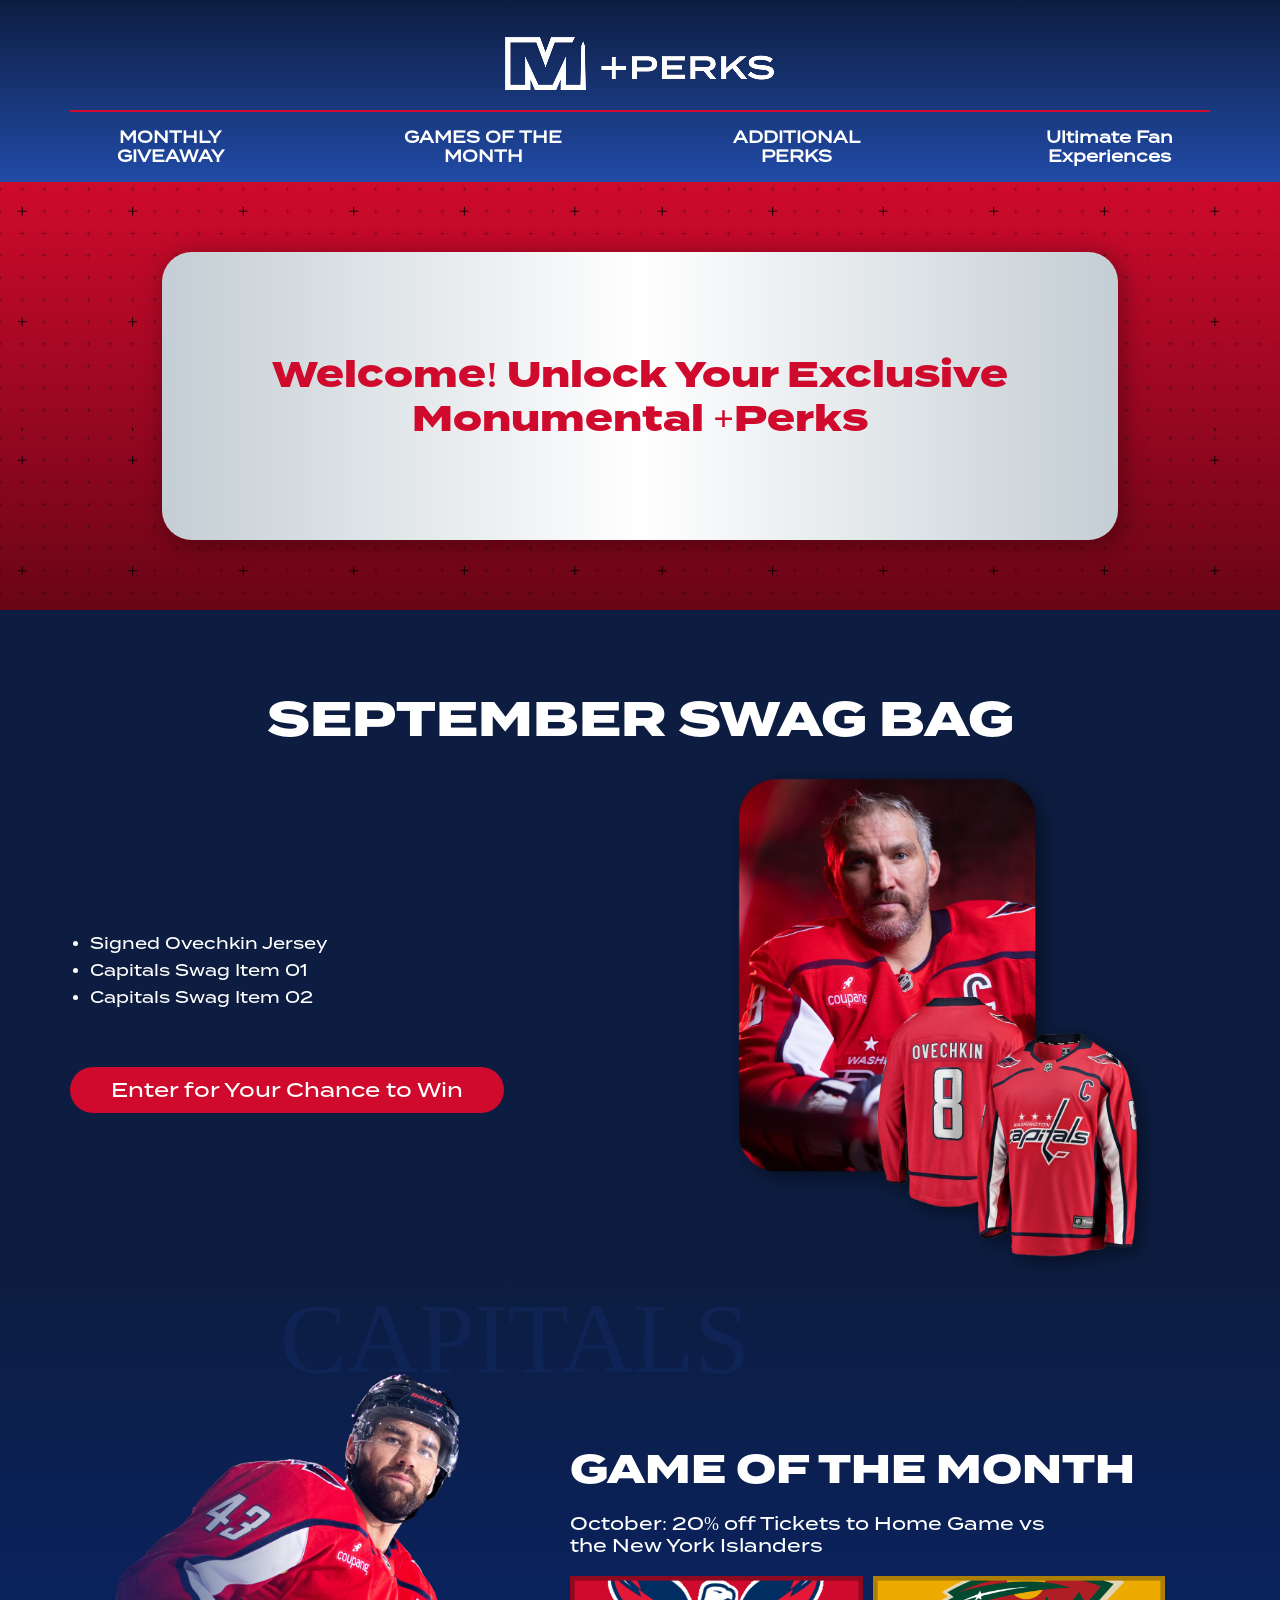
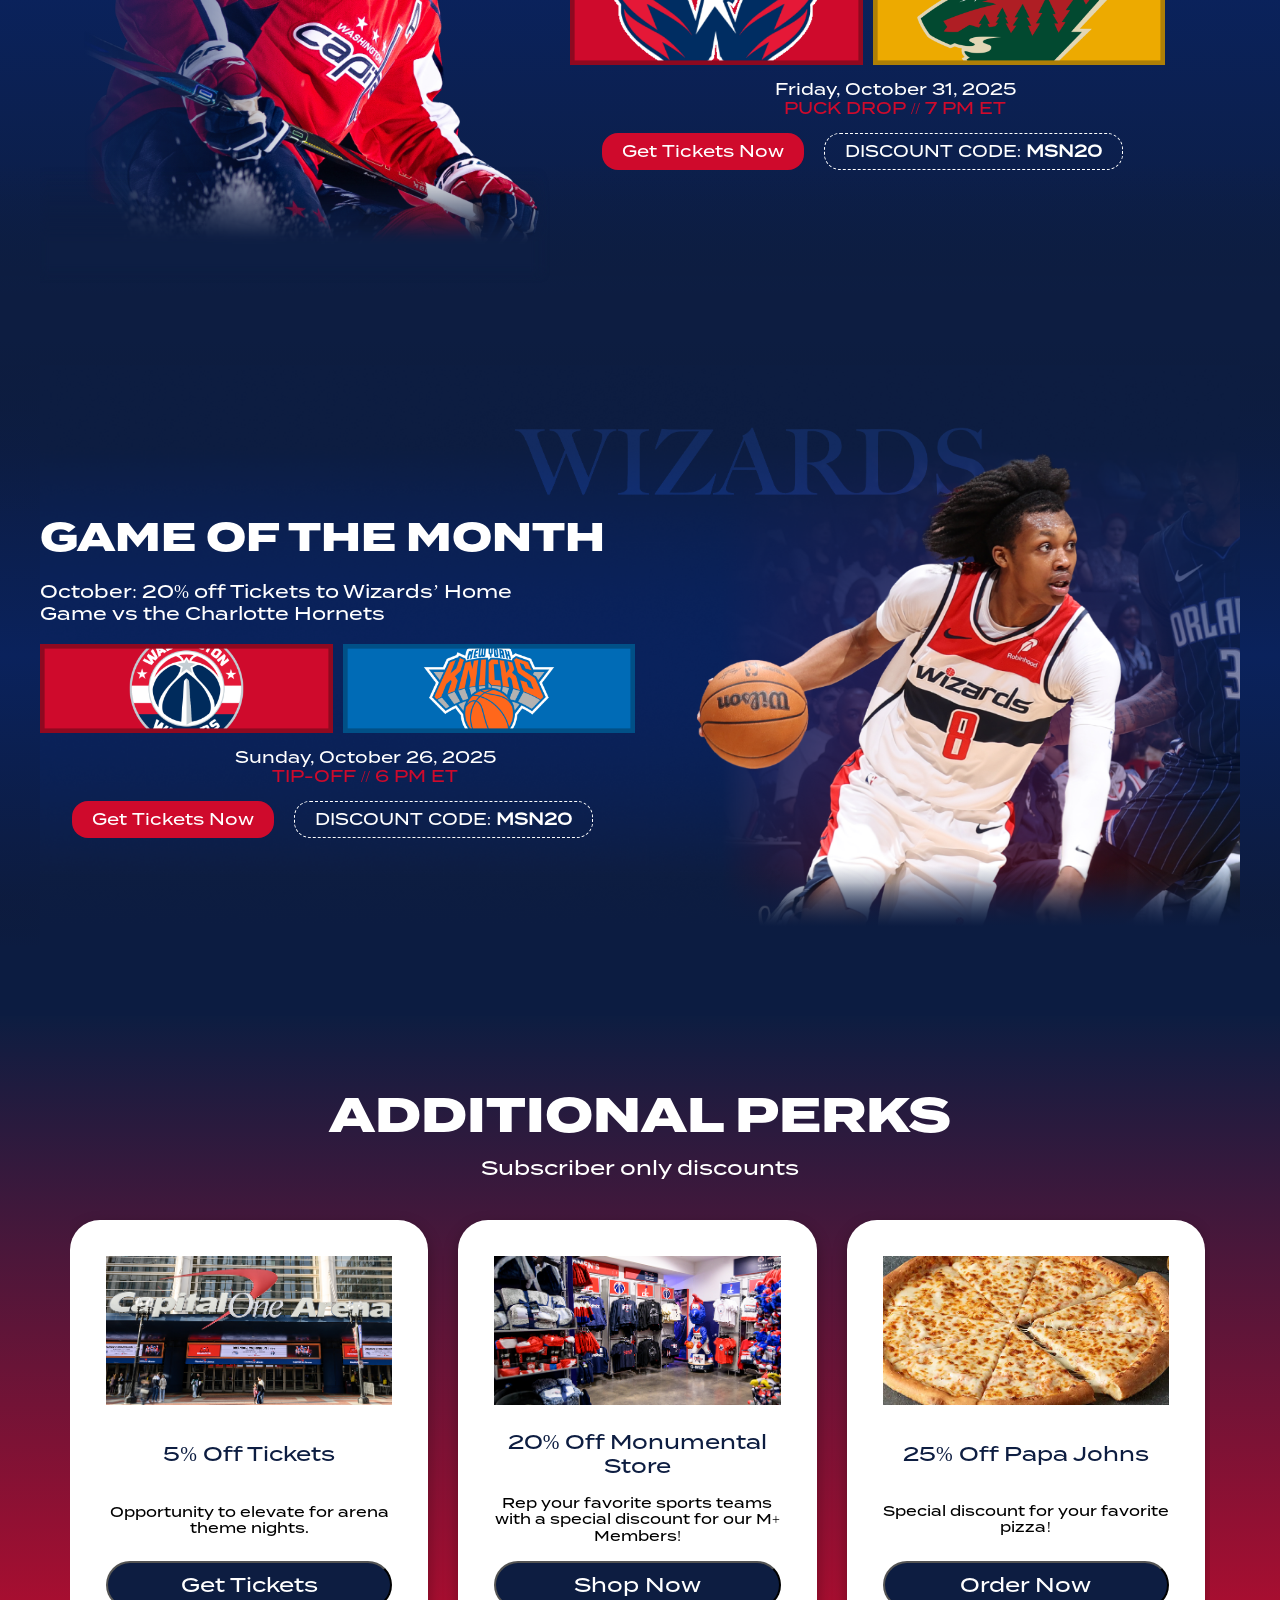
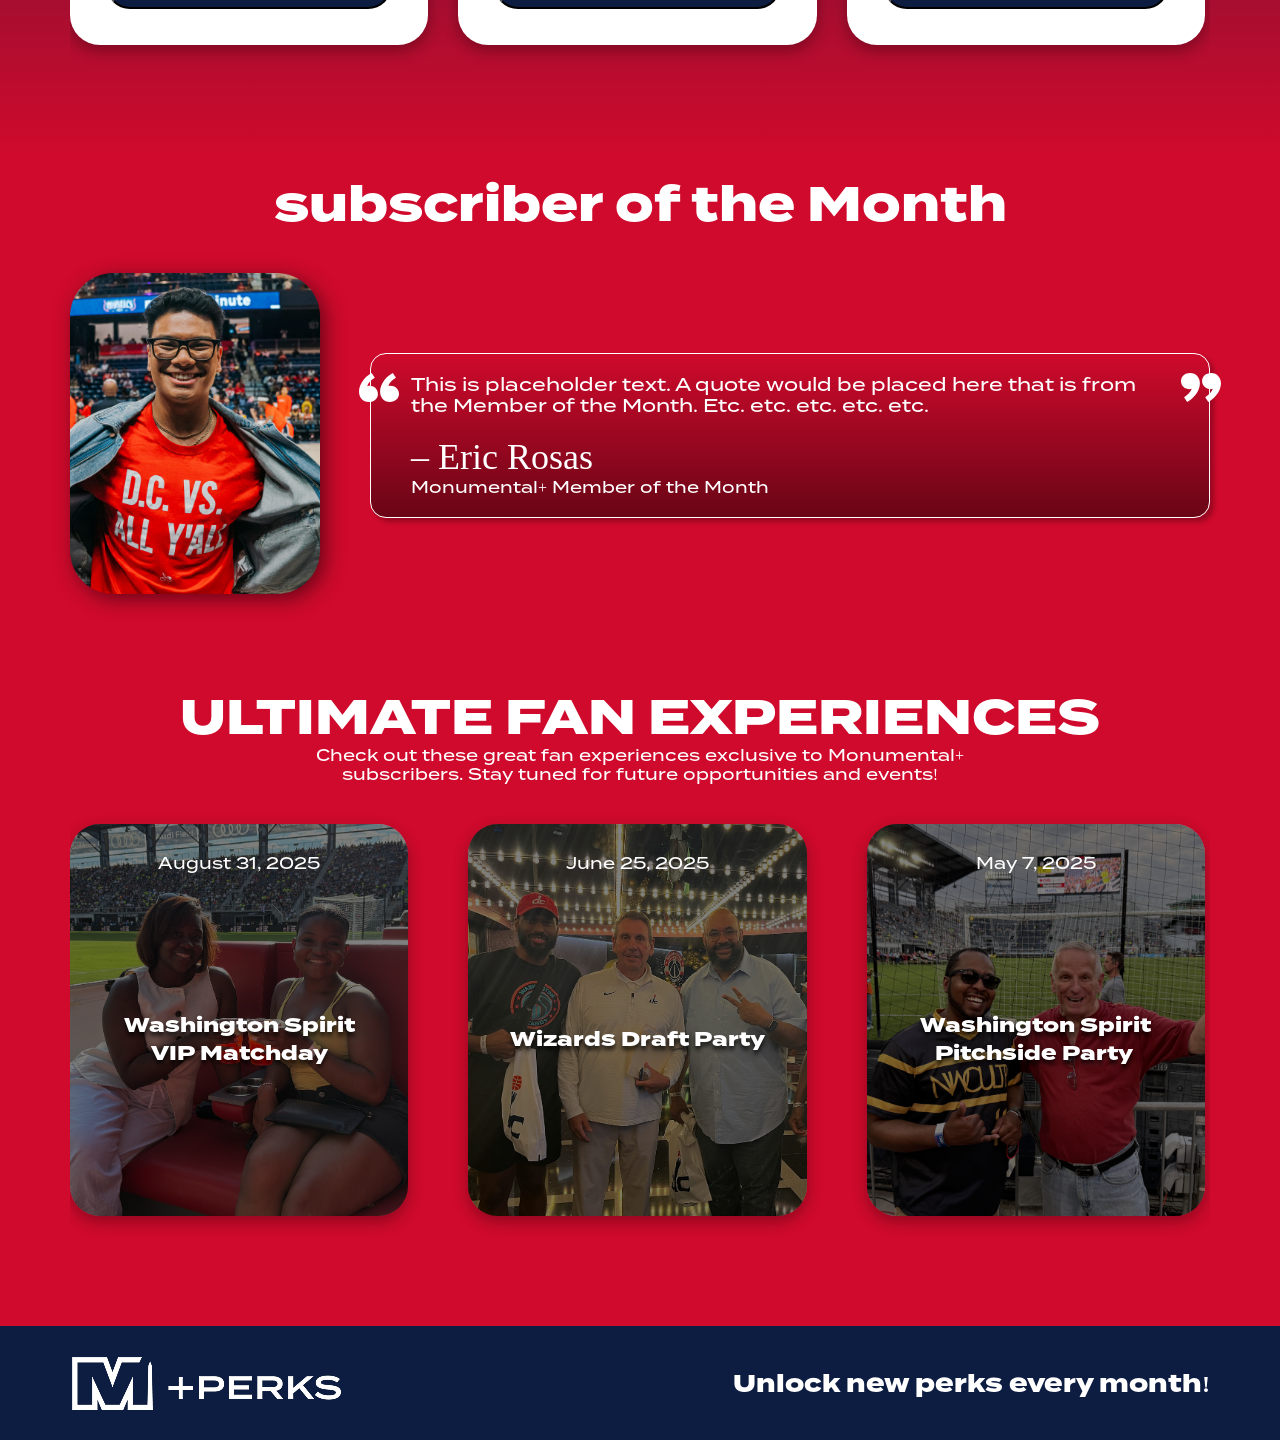
<file: index.html>
<!DOCTYPE html>
<html>
  <head>
    <!-- site meta
    ========================================================================= -->
    <meta charset="utf-8" />
    <meta name="viewport" content="width=device-width, initial-scale=1" />

    <!-- site title
    ========================================================================== -->
    <title>M +PERKS</title>

    <!-- site favicon
    ========================================================================== -->
    <link rel="icon" type="image/x-icon" href="media/favicon.ico" />

    <!-- custom style sheet
    =========================================================================== -->
    <link rel="stylesheet" type="text/css" href="css/style.css" />
  </head>
  <body>
    <!-- page Loader 
	============================================================================-->
    <div id="preloader">
      <div id="loader" class="dots-fade">
        <div></div>
        <div></div>
        <div></div>
      </div>
    </div>

    <!-- Page Content -->
    <div class="content">
      <!-- navbar
		======================================================================= -->
      <header class="navbar">
        <div class="container">
          <div class="navbar_box">
            <div class="logo">
              <img
                src="media/M+Perks-Logo.png"
                width="274"
                height="54"
                align="logo" />
            </div>

            <!-- Checkbox toggle -->
            <input type="checkbox" id="menu-toggle" class="menu-toggle" />

            <!-- Hamburger icon -->
            <label for="menu-toggle" class="menu-icon">
              <span></span>
              <span></span>
              <span></span>
            </label>

            <!-- Navigation links -->
            <nav class="menu">
              <a href="#GameAway">MONTHLY GIVEAWAY</a>
              <a href="#Game_of_month">GAMES OF THE MONTH</a>
              <a href="#additional">ADDITIONAL PERKS</a>
              <a href="#ultimate">Ultimate Fan Experiences</a>
            </nav>
          </div>
        </div>
      </header>

      <!-- banner
	    ======================================================================= -->
      <section class="banner">
        <div class="banner_container">
          <div class="banner_box">
            <h1 class=""> Welcome! Unlock Your Exclusive Monumental +Perks </h1>
          </div>
        </div>
      </section>

      <!-- SEPTEMBER SWAG BAG
	    ====================================================================== -->
      <section class="swag_bag" id="GameAway">
        <div class="container">
          <div>
            <div>
              <h2 class="heading_2"> SEPTEMBER SWAG BAG </h2>
            </div>
            <div class="swag_bag_grid">
              <div class="swag_bag_data_wrapper">
                <ul>
                  <li> Signed Ovechkin Jersey </li>
                  <li> Capitals Swag Item 01 </li>
                  <li> Capitals Swag Item 02 </li>
                </ul>
                <div class="swag_bag_btn_box">
                  <button class="btn btn_theme_danger_large">
                    Enter for Your Chance to Win
                  </button>
                </div>
              </div>
              <div class="swag_bag_img_wrapper">
                <div class="swag_bag_image_box">
                  <img
                    src="media/Ovi.webp"
                    width="1110"
                    height="1329"
                    alt="ovi image"
                    loading="lazy" />
                </div>
              </div>
            </div>
          </div>
        </div>
      </section>

      <!-- game_of_month section
	    ====================================================================== -->
      <section class="game_of_month" id="Game_of_month">
        <div class="bg">
          <div class="game_of_month_container">
            <div class="bg_linear">
              <div class="scroll-wrapper">
                <div class="scroll-container">
                  <!-- first box -->
                  <div class="scroll_box scroll_box_first">
                    <div class="game_of_month_box">
                      <div
                        class="game_of_month_box_image_box gradient-before-332">
                        <img
                          src="media/game_of_month.png"
                          width="1338"
                          height="1311"
                          alt="Game of month"
                          class="game_of_month_box_img"
                          loading="lazy" />
                      </div>
                      <div class="game_of_month_box_data_box">
                        <span class="mobile_game_of_month_heading">
                          capitals
                        </span>
                        <h2> GAME OF THE MONTH </h2>
                        <p>
                          October: 20% off Tickets to Home Game vs the New York
                          Islanders
                        </p>
                        <div class="img_griup">
                          <img
                            src="media/CAPS.png"
                            width="948"
                            height="288"
                            alt="CAPS"
                            loading="lazy" />
                          <img
                            src="media/OPPONENT.png"
                            width="948"
                            height="288"
                            alt="OPPONENT"
                            loading="lazy" />
                        </div>
                        <div>
                          <span class="dateTime">
                            Friday, October 31, 2025 <br />
                            <span> PUCK DROP // 7 PM ET</span>
                          </span>
                        </div>
                        <div class="btn_group">
                          <button class="btn btn_theme_danger_small">
                            Get Tickets Now
                          </button>
                          <button class="btn btn_theme_white_small">
                            DISCOUNT CODE: <span>MSN20</span>
                          </button>
                        </div>
                      </div>
                    </div>
                    <span class="game_of_month_box_heading"> capitals </span>
                  </div>
                  <!-- Second box -->
                  <div class="scroll_box scroll_box_second">
                    <div class="">
                      <h2 class="heading_2"> GAMES OF THE MONTH </h2>
                      <p>
                        Follow the link to a full season lineup of upcoming
                        Games of the Month!
                      </p>
                      <a
                        href="schedule.html"
                        class="btn btn_theme_danger_small">
                        See Schedule
                      </a>
                    </div>
                  </div>
                </div>
              </div>
            </div>
          </div>
        </div>
      </section>

      <!-- game_of_month section
	    ====================================================================== -->
      <section class="game_of_month game_of_month2">
        <div class="">
          <div class="game_of_month_container">
            <div>
              <div class="scroll-wrapper">
                <div class="scroll-container">
                  <!-- first box -->
                  <div class="scroll_box scroll_box_first scroll_box_first2">
                    <div
                      class="game_of_month_box game_of_month_box-bg-filter-blur">
                      <div class="game_of_month_box_data_box">
                        <span class="mobile_game_of_month_heading">
                          wizards
                        </span>
                        <h2> GAME OF THE MONTH </h2>
                        <p>
                          October: 20% off Tickets to Wizards’ Home Game vs the
                          Charlotte Hornets
                        </p>
                        <div class="img_griup">
                          <img
                            src="media/wiz.png"
                            width="948"
                            height="288"
                            alt="wiz"
                            loading="lazy" />
                          <img
                            src="media/knicks.png"
                            width="948"
                            height="288"
                            alt="knicks"
                            loading="lazy" />
                        </div>
                        <div>
                          <span class="dateTime">
                            Sunday, October 26, 2025 <br />
                            <span> TIP-OFF // 6 PM ET</span>
                          </span>
                        </div>
                        <div class="btn_group">
                          <button class="btn btn_theme_danger_small">
                            Get Tickets Now
                          </button>
                          <button class="btn btn_theme_white_small">
                            DISCOUNT CODE: <span>MSN20</span>
                          </button>
                        </div>
                      </div>
                      <div class="game_of_month_box_image_box image_box_2">
                        <div class="month_image2">
                          <img
                            class="desktop-only"
                            src="media/football-player-bg-gradient.png"
                            alt="capitals_img"
                            class="game_of_month_box_img"
                            loading="lazy" />
                          <img
                            class="mobile-only"
                            src="media/football-img-mobile.png"
                            alt="capitals_img"
                            class="game_of_month_box_img"
                            loading="lazy" />
                        </div>
                      </div>
                    </div>
                    <span class="game_of_month_box_heading2"> wizards </span>
                  </div>
                  <!-- Second box -->
                  <div class="scroll_box scroll_box_second">
                    <div class="">
                      <h2 class="heading_2"> GAMES OF THE MONTH </h2>
                      <p>
                        Follow the link to a full season lineup of upcoming
                        Games of the Month!
                      </p>
                      <a
                        href="schedule.html"
                        class="btn btn_theme_danger_small">
                        See Schedule
                      </a>
                    </div>
                  </div>
                </div>
              </div>
            </div>
          </div>
        </div>
      </section>

      <!-- ADDITIONAL PERKS
	    ====================================================================== -->
      <section class="additional" id="additional">
        <div class="container">
          <div class="additional_heading">
            <h2 class="heading_2"> ADDITIONAL PERKS </h2>
            <p> Subscriber only discounts </p>
          </div>
          <div class="additional_scroll_wrapper">
            <!-- <div class="spacer"></div> -->
            <div class="additional_card">
              <img
                src="media/additional_01.png"
                width="639"
                height="333"
                alt="card-image"
                loading="lazy" />
              <div class="card_title">
                <p> 5% Off Tickets </p>
              </div>
              <div class="card_text">
                <p> Opportunity to elevate for arena theme nights. </p>
              </div>
              <button class="card_button"> Get Tickets </button>
            </div>
            <div class="additional_card">
              <img
                src="media/additional_02.png"
                width="639"
                height="333"
                alt="card-image"
                loading="lazy" />
              <div class="card_title">
                <p> 20% Off Monumental Store </p>
              </div>
              <div class="card_text">
                <p>
                  Rep your favorite sports teams with a special discount for our
                  M+ Members!
                </p>
              </div>
              <button class="card_button"> Shop Now </button>
            </div>
            <div class="additional_card">
              <img
                src="media/additional_03.png"
                width="639"
                height="333"
                alt="card-image"
                loading="lazy" />
              <div class="card_title">
                <p> 25% Off Papa Johns </p>
              </div>
              <div class="card_text">
                <p> Special discount for your favorite pizza! </p>
              </div>
              <button class="card_button"> Order Now </button>
            </div>
            <div class="additional_card">
              <img
                src="media/additional_01.png"
                width="639"
                height="333"
                alt="card-image"
                loading="lazy" />
              <div class="card_title">
                <p> 5% Off Tickets </p>
              </div>
              <div class="card_text">
                <p> Opportunity to elevate for arena theme nights. </p>
              </div>
              <button class="card_button"> Get Tickets </button>
            </div>
            <div class="additional_card">
              <img
                src="media/additional_02.png"
                width="639"
                height="333"
                alt="card-image"
                loading="lazy" />
              <div class="card_title">
                <p> 20% Off Monumental Store </p>
              </div>
              <div class="card_text">
                <p>
                  Rep your favorite sports teams with a special discount for our
                  M+ Members!
                </p>
              </div>
              <button class="card_button"> Shop Now </button>
            </div>
            <div class="additional_card">
              <img
                src="media/additional_03.png"
                width="639"
                height="333"
                alt="card-image"
                loading="lazy" />
              <div class="card_title">
                <p> 25% Off Papa Johns </p>
              </div>
              <div class="card_text">
                <p> Special discount for your favorite pizza! </p>
              </div>
              <button class="card_button"> Order Now </button>
            </div>
          </div>
        </div>
      </section>

      <!-- subscriber of the Month
	    ====================================================================== -->
      <section class="subscriber">
        <div class="container">
          <div class="subscriber_heading">
            <h2 class="heading_2"> subscriber of the Month </h2>
          </div>
          <div class="subscriber_wrapper">
            <div class="subscriber_image_box">
              <img
                src="media/subscriber.png"
                width="672"
                height="864"
                alt="subscriber image"
                loading="lazy" />
            </div>
            <div>
              <div class="subscriber_quote">
                <p class="subscriber_quote_text">
                  This is placeholder text. A quote would be placed here that is
                  from the Member of the Month. Etc. etc. etc. etc. etc.
                </p>
                <div class="subscriber_quote_name">
                  <span> – Eric Rosas </span>
                  <p> Monumental+ Member of the Month </p>
                </div>
                <img
                  src="media/quote.svg"
                  width="53"
                  height="57"
                  alt="quote"
                  class="quote_left"
                  loading="lazy" />
                <img
                  src="media/quote.svg"
                  width="53"
                  height="57"
                  alt="quote"
                  class="quote_right"
                  loading="lazy" />
              </div>
            </div>
          </div>
        </div>
      </section>

      <!-- ULTIMATE FAN EXPERIENCES
	    ====================================================================== -->
      <section class="ultimate" id="ultimate">
        <div class="container">
          <div class="ultimate_heading">
            <h2 class="heading_2"> ULTIMATE FAN EXPERIENCES </h2>
            <p>
              Check out these great fan experiences exclusive to Monumental+
              subscribers. Stay tuned for future opportunities and events!
            </p>
          </div>
          <div class="ultimate_scroll_wrapper">
            <div class="flip-box">
              <div class="flip-box-inner">
                <div class="flip-box-front">
                  <img
                    src="media/ultimate_card_01.png"
                    width="915"
                    height="1176"
                    alt="card-image"
                    loading="lazy" />
                  <div class="card_title">
                    <p> August 31, 2025 </p>
                  </div>
                  <div class="card_text">
                    <p> Washington Spirit VIP Matchday </p>
                  </div>
                </div>
                <div class="flip-box-back">
                  <div class="card_date">
                    <p class=""> August 31, 2025 </p>
                  </div>
                  <div class="card_back_heading">
                    <p> Washington Spirit VIP Matchday </p>
                  </div>
                  <div class="card_back_text">
                    <p>
                      TVE subscribers scored 2x tickets to the Washington Spirit
                      vs. Chicago Red Stars match—with exclusive field passes
                      for warmups and field-level loge box seating.
                    </p>
                  </div>
                </div>
              </div>
            </div>
            <div class="flip-box">
              <div class="flip-box-inner">
                <div class="flip-box-front">
                  <img
                    src="media/ultimate_card_02.png"
                    width="915"
                    height="1176"
                    alt="card-image"
                    loading="lazy" />
                  <div class="card_title">
                    <p> June 25, 2025 </p>
                  </div>
                  <div class="card_text">
                    <p> Wizards Draft Party </p>
                  </div>
                </div>
                <div class="flip-box-back">
                  <div class="card_date">
                    <p class=""> June 25, 2025 </p>
                  </div>
                  <div class="card_back_heading">
                    <p> Wizards Draft Party </p>
                  </div>
                  <div class="card_back_text">
                    <p>
                      Subscribers received 2x tickets to the Wizards Draft Party
                      live from MGM National Harbor—enjoying VIP treatment while
                      celebrating the Wizards’ 2025 draft class.
                    </p>
                  </div>
                </div>
              </div>
            </div>
            <div class="flip-box">
              <div class="flip-box-inner">
                <div class="flip-box-front">
                  <img
                    src="media/ultimate_card_03.png"
                    width="915"
                    height="1176"
                    alt="card-image"
                    loading="lazy" />
                  <div class="card_title">
                    <p> May 7, 2025 </p>
                  </div>
                  <div class="card_text">
                    <p> Washington Spirit Pitchside Party  </p>
                  </div>
                </div>
                <div class="flip-box-back">
                  <div class="card_date">
                    <p class=""> May 7, 2025 </p>
                  </div>
                  <div class="card_back_heading">
                    <p> Washington Spirit Pitchside Party  </p>
                  </div>
                  <div class="card_back_text">
                    <p>
                      Subscribers won 2x tickets to the Washington Spirit vs.
                      Utah Royals match, enjoying the all-inclusive pitchside
                      cabanas and exclusive field access for warmups.
                    </p>
                  </div>
                </div>
              </div>
            </div>
            <div class="flip-box">
              <div class="flip-box-inner">
                <div class="flip-box-front">
                  <img
                    src="media/ultimate_card_04.png"
                    width="915"
                    height="1176"
                    alt="card-image"
                    loading="lazy" />
                  <div class="card_title">
                    <p> April 13, 2025 </p>
                  </div>
                  <div class="card_text">
                    <p> Jerseys Off Our Back Ceremony </p>
                  </div>
                </div>
                <div class="flip-box-back">
                  <div class="card_date">
                    <p class=""> April 13, 2025 </p>
                  </div>
                  <div class="card_back_heading">
                    <p> Jerseys Off Our Back Ceremony </p>
                  </div>
                  <div class="card_back_text">
                    <p>
                      One Monumental+ subscriber won 100-level seats to the
                      Caps’ season finale and participated in the Jerseys Off
                      Our Backs ceremony—meeting Ryan Leonard and receiving his
                      game-worn jersey.
                    </p>
                  </div>
                </div>
              </div>
            </div>
            <div class="flip-box">
              <div class="flip-box-inner">
                <div class="flip-box-front">
                  <img
                    src="media/ultimate_card_05.png"
                    width="915"
                    height="1176"
                    alt="card-image"
                    loading="lazy" />
                  <div class="card_title">
                    <p> March 3, 2025 </p>
                  </div>
                  <div class="card_text">
                    <p> Pierre-Luc Dubois Meet & Greet </p>
                  </div>
                </div>
                <div class="flip-box-back">
                  <div class="card_date">
                    <p class=""> March 3, 2025 </p>
                  </div>
                  <div class="card_back_heading">
                    <p> Pierre-Luc Dubois Meet & Greet </p>
                  </div>
                  <div class="card_back_text">
                    <p>
                      Subscribers scored 2x tickets to the all-inclusive MNMT
                      suite to watch the Capitals vs. Senators followed by an
                      exclusive meet and greet with Pierre-Luc Dubois.
                    </p>
                  </div>
                </div>
              </div>
            </div>
            <div class="flip-box">
              <div class="flip-box-inner">
                <div class="flip-box-front">
                  <img
                    src="media/ultimate_card_06.png"
                    width="915"
                    height="1176"
                    alt="card-image"
                    loading="lazy" />
                  <div class="card_title">
                    <p> February 8, 2025 </p>
                  </div>
                  <div class="card_text">
                    <p> Wizards Suite Night </p>
                  </div>
                </div>
                <div class="flip-box-back">
                  <div class="card_date">
                    <p class=""> February 8, 2025 </p>
                  </div>
                  <div class="card_back_heading">
                    <p> Wizards Suite Night </p>
                  </div>
                  <div class="card_back_text">
                    <p>
                      Subscribers received 2x tickets to the all-inclusive MNMT
                      Suite to watch the Wizards take on the Hawks—making for an
                      awesome night of basketball.
                    </p>
                  </div>
                </div>
              </div>
            </div>
            <div class="flip-box">
              <div class="flip-box-inner">
                <div class="flip-box-front">
                  <img
                    src="media/ultimate_card_07.png"
                    width="915"
                    height="1176"
                    alt="card-image"
                    loading="lazy" />
                  <div class="card_title">
                    <p> January 13, 2025 </p>
                  </div>
                  <div class="card_text">
                    <p> Wizards Pregame Studio Tour </p>
                  </div>
                </div>
                <div class="flip-box-back">
                  <div class="card_date">
                    <p class=""> January 13, 2025 </p>
                  </div>
                  <div class="card_back_heading">
                    <p> Wizards Pregame Studio Tour </p>
                  </div>
                  <div class="card_back_text">
                    <p>
                      Subscribers won a behind-the-scenes tour of Wizards
                      Pregame Live, meeting the on-air talent before enjoying
                      100-level seats for the Wizards vs. Timberwolves game.
                    </p>
                  </div>
                </div>
              </div>
            </div>
            <div class="flip-box">
              <div class="flip-box-inner">
                <div class="flip-box-front">
                  <img
                    src="media/ultimate_card_08.png"
                    width="915"
                    height="1176"
                    alt="card-image"
                    loading="lazy" />
                  <div class="card_title">
                    <p> November 13, 2024 </p>
                  </div>
                  <div class="card_text">
                    <p> Dylan Strome Meet & Greet </p>
                  </div>
                </div>
                <div class="flip-box-back">
                  <div class="card_date">
                    <p class=""> November 13, 2024 </p>
                  </div>
                  <div class="card_back_heading">
                    <p> Dylan Strome Meet & Greet </p>
                  </div>
                  <div class="card_back_text">
                    <p>
                      Subscribers scored 2x 100-level tickets to see the
                      Capitals take on the Maple Leafs, followed by a postgame
                      meet and greet with Dylan Strome.
                    </p>
                  </div>
                </div>
              </div>
            </div>
            <div class="flip-box">
              <div class="flip-box-inner">
                <div class="flip-box-front">
                  <img
                    src="media/ultimate_card_09.png"
                    width="915"
                    height="1176"
                    alt="card-image"
                    loading="lazy" />
                  <div class="card_title">
                    <p> October 26, 2024 </p>
                  </div>
                  <div class="card_text">
                    <p> Wizards Suite Night </p>
                  </div>
                </div>
                <div class="flip-box-back">
                  <div class="card_date">
                    <p class=""> October 26, 2024 </p>
                  </div>
                  <div class="card_back_heading">
                    <p> Wizards Suite Night </p>
                  </div>
                  <div class="card_back_text">
                    <p>
                      Subscribers enjoyed the all-inclusive MNMT Suite at the
                      Wizards vs. Cavaliers game—meeting commentators,
                      delivering the game ball, hanging with G-Wiz, and leading
                      the T-shirt toss.
                    </p>
                  </div>
                </div>
              </div>
            </div>
            <div class="flip-box">
              <div class="flip-box-inner">
                <div class="flip-box-front">
                  <img
                    src="media/ultimate_card_10.png"
                    width="915"
                    height="1176"
                    alt="card-image"
                    loading="lazy" />
                  <div class="card_title">
                    <p> October 12, 2024 </p>
                  </div>
                  <div class="card_text">
                    <p> Caps VIP Red Carpet Access </p>
                  </div>
                </div>
                <div class="flip-box-back">
                  <div class="card_date">
                    <p class=""> October 12, 2024 </p>
                  </div>
                  <div class="card_back_heading">
                    <p> Caps VIP Red Carpet Access </p>
                  </div>
                  <div class="card_back_text">
                    <p>
                      Subscribers scored 2x tickets to Capitals Opening
                      Night—featuring a studio tour, meet-and-greet with on-air
                      talent, front-row red-carpet access, and 100-level seats
                      vs. the Devils.
                    </p>
                  </div>
                </div>
              </div>
            </div>
          </div>
        </div>
      </section>

      <footer>
        <div class="container">
          <div class="footer_box">
            <img
              src="media/M+Perks-Logo.png"
              width="274"
              height="54"
              align="logo"
              loading="lazy" />
            <p> Unlock new perks every month! </p>
          </div>
        </div>
      </footer>
    </div>
  </body>
</html>
</file>
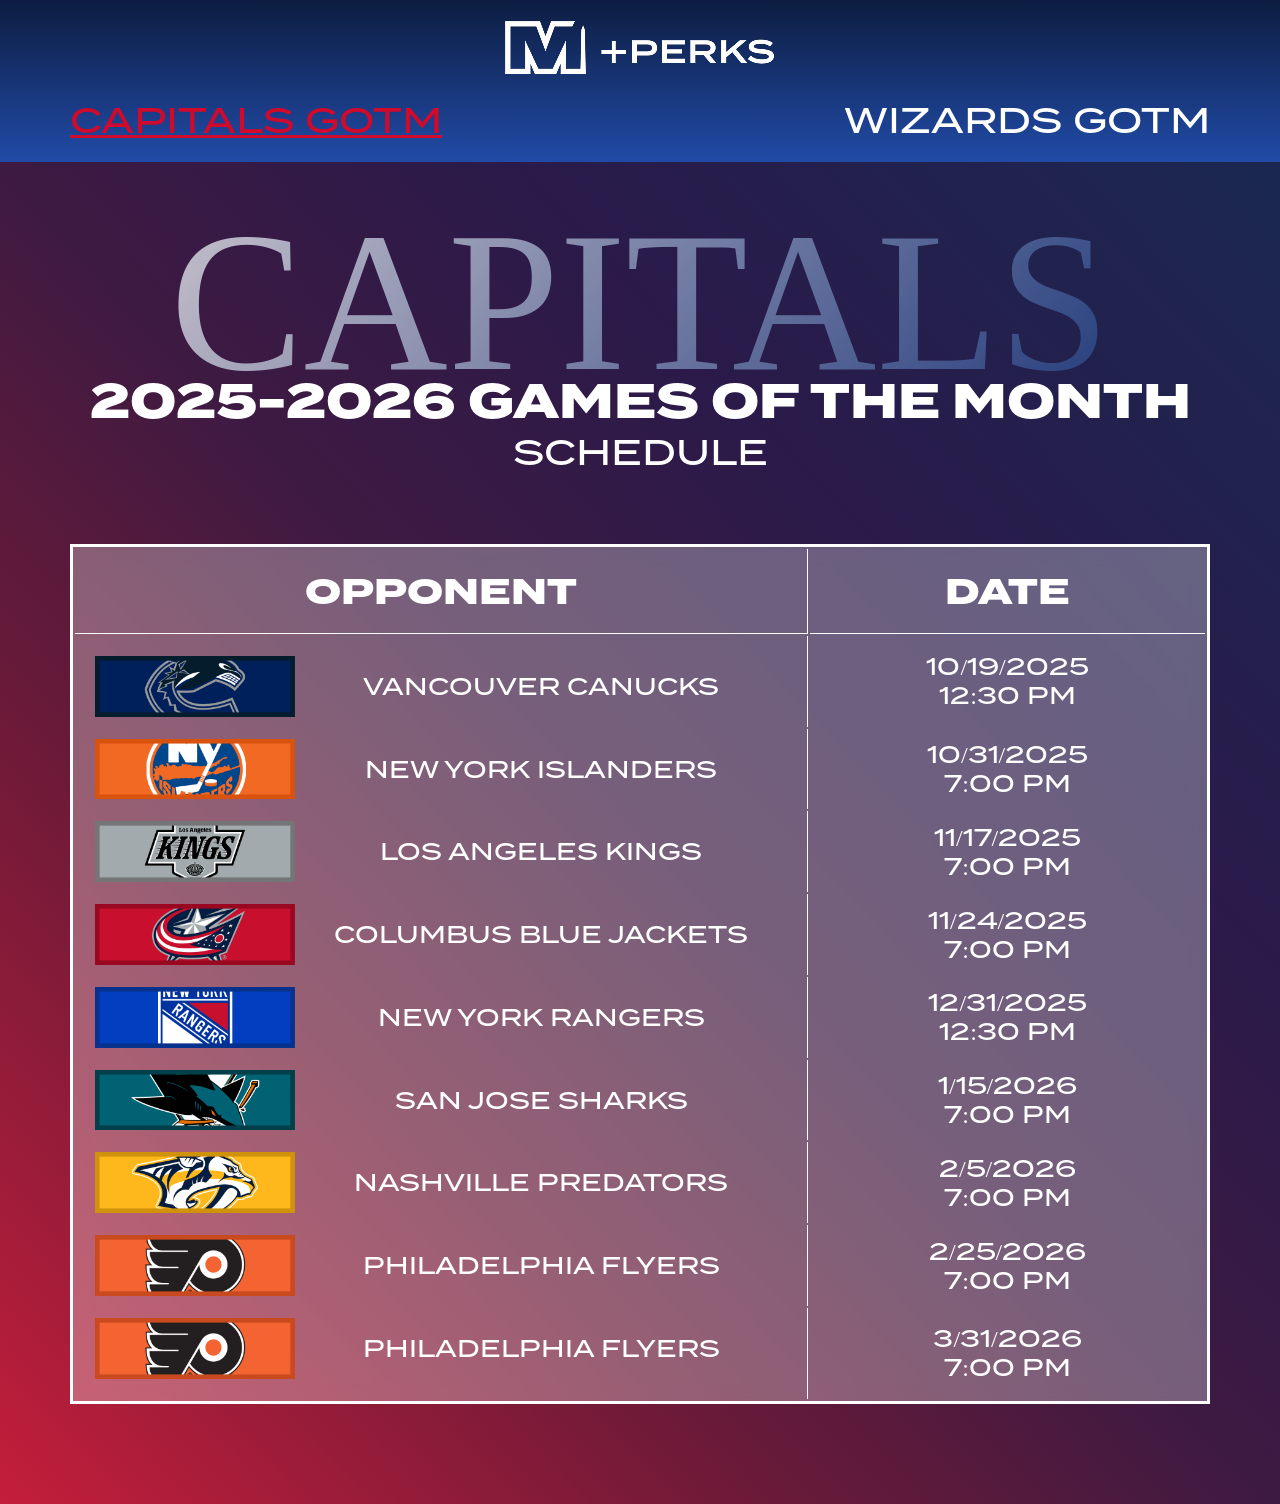
<file: schedule.html>
<!DOCTYPE html>
<html>
	<head>
    <!-- site meta
    ========================================================================= -->
    <meta charset="utf-8">
    <meta name="viewport" content="width=device-width, initial-scale=1">

    <!-- site title
    ========================================================================== -->
    <title>M +PERKS</title>

    <!-- site favicon
    ========================================================================== -->
    <link rel="icon" type="image/x-icon" href="media/favicon.ico">

    <!-- custom style sheet
    =========================================================================== -->
    <link rel="stylesheet" type="text/css" href="css/style.css">

  </head>
<body>

	<!-- page Loader 
	============================================================================-->
	<div id="preloader">
	    <div id="loader" class="dots-fade">
	      	<div></div>
	      	<div></div>
	      	<div></div>
	    </div>
	</div>

    <!-- Page Content -->
	<div class="content">
		<div class="tabs">
			<!-- Radios -->
			<input type="radio" id="tab1" name="tabs" checked>
			<input type="radio" id="tab2" name="tabs">

			<!-- Navbar -->
			<div class="schedule_page_header">
			  <div class="container">
			    <div class="schedule_page_header_logo">
					<a href="index.html">
						<img src="media/M+Perks-Logo.png" width="274" height="54">
					</a>
				</div>
			    <div class="tab-link">
			      <label for="tab1">CAPITALS GOTM</label>
			      <label for="tab2">WIZARDS GOTM</label>
			    </div>
			  </div>
			</div>

			<!-- Content -->
			<div class="tab-content">
			  <div class="container">
			  	<div class="tab_content_wrapper">
			  		<div class="tab-pannel" id="content1">
				      <div class="page_content_heading">
				      	<span>
				      		CAPITALS
				      	</span>
				      	<h2>
				      		2025-2026 GAMES OF THE MONTH
				      	</h2>
				      	<p>
				      		SCHEDULE
				      	</p>
				      </div>
				      
				      <div class="schedule_page_table">
				      	<table>
				      		<thead>
				      			<tr>
				      				<th class="opponent_wrapper">
					      				<div class="opponent_wrapper_header">
							      			<p>
							      				OPPONENT
							      			</p>
							      		</div>
					      			</th>
					      			<th class="date_wrapper">
					      				<div class="date_wrapper_header">
							      			<p>
							      				DATE
							      			</p>
							      		</div>
					      			</th>
				      			</tr>
				      		</thead>
				      		<tbody>
				      			<tr>
				      				<td class="opponent_wrapper">
				      					<div class="opponent_data_box padding_top_20">
				      						<img src="media/canucks.png" width="652" height="198" align="canucks">
				      						<div>
				      							<p>
					      							VANCOUVER CANUCKS
					      						</p>
				      						</div>
				      					</div>
				      				</td>
				      				<td class="date_wrapper">
				      					<div class="date_data_box">
				      						<p>
				      							10/19/2025 <br>12:30 PM
				      						</p>
				      					</div>
				      				</td>
				      			</tr>
				      			<tr>
				      				<td class="opponent_wrapper">
				      					<div class="opponent_data_box">
				      						<img src="media/islanders.png" width="652" height="198" align="islanders">
				      						<div>
				      							<p>
					      							New York Islanders
					      						</p>
				      						</div>
				      					</div>
				      				</td>
				      				<td class="date_wrapper">
				      					<div class="date_data_box">
				      						<p>
				      							10/31/2025 <br>7:00 PM
				      						</p>
				      					</div>
				      				</td>
				      			</tr>
				      			<tr>
				      				<td class="opponent_wrapper">
				      					<div class="opponent_data_box">
				      						<img src="media/kings.png" width="652" height="198" align="kings">
				      						<div>
				      							<p>
					      							Los Angeles Kings
					      						</p>
				      						</div>
				      					</div>
				      				</td>
				      				<td class="date_wrapper">
				      					<div class="date_data_box">
				      						<p>
				      							11/17/2025 <br> 7:00 PM
				      						</p>
				      					</div>
				      				</td>
				      			</tr>
				      			<tr>
				      				<td class="opponent_wrapper">
				      					<div class="opponent_data_box">
				      						<img src="media/blue jackets.png" width="652" height="198" align="blue jackets">
				      						<div>
				      							<p>
					      							Columbus Blue Jackets
					      						</p>
				      						</div>
				      					</div>
				      				</td>
				      				<td class="date_wrapper">
				      					<div class="date_data_box">
				      						<p>
				      							11/24/2025 <br> 7:00 PM
				      						</p>
				      					</div>
				      				</td>
				      			</tr>
				      			<tr>
				      				<td class="opponent_wrapper">
				      					<div class="opponent_data_box">
				      						<img src="media/rangers.png" width="652" height="198" align="rangers">
				      						<div>
				      							<p>
					      							New York Rangers
					      						</p>
				      						</div>
				      					</div>
				      				</td>
				      				<td class="date_wrapper">
				      					<div class="date_data_box">
				      						<p>
				      							12/31/2025 <br> 12:30 PM
				      						</p>
				      					</div>
				      				</td>
				      			</tr>
				      			<tr>
				      				<td class="opponent_wrapper">
				      					<div class="opponent_data_box">
				      						<img src="media/sharks.png" width="652" height="198" align="sharks">
				      						<div>
				      							<p>
					      							San Jose Sharks
					      						</p>
				      						</div>
				      					</div>
				      				</td>
				      				<td class="date_wrapper">
				      					<div class="date_data_box">
				      						<p>
				      							1/15/2026 <br> 7:00 PM
				      						</p>
				      					</div>
				      				</td>
				      			</tr>
				      			<tr>
				      				<td class="opponent_wrapper">
				      					<div class="opponent_data_box">
				      						<img src="media/predators.png" width="652" height="198" align="predators">
				      						<div>
				      							<p>
					      							Nashville Predators
					      						</p>
				      						</div>
				      					</div>
				      				</td>
				      				<td class="date_wrapper">
				      					<div class="date_data_box">
				      						<p>
				      							2/5/2026 <br> 7:00 PM
				      						</p>
				      					</div>
				      				</td>
				      			</tr>
				      			<tr>
				      				<td class="opponent_wrapper">
				      					<div class="opponent_data_box">
				      						<img src="media/flyers.png" width="652" height="198" align="flyers">
				      						<div>
				      							<p>
					      							Philadelphia Flyers
					      						</p>
				      						</div>
				      					</div>
				      				</td>
				      				<td class="date_wrapper">
				      					<div class="date_data_box">
				      						<p>
				      							2/25/2026 <br> 7:00 PM
				      						</p>
				      					</div>
				      				</td>
				      			</tr>
				      			<tr>
				      				<td class="opponent_wrapper">
				      					<div class="opponent_data_box">
				      						<img src="media/flyers.png" width="652" height="198" align="flyers">
				      						<div>
				      							<p>
					      							Philadelphia Flyers
					      						</p>
				      						</div>
				      					</div>
				      				</td>
				      				<td class="date_wrapper">
				      					<div class="date_data_box">
				      						<p>
				      							3/31/2026 <br> 7:00 PM
				      						</p>
				      					</div>
				      				</td>
				      			</tr>
				      		</tbody>
				      	</table>
				      </div>
				    </div>

				    <div class="tab-pannel" id="content2">
				      	<div class="page_content_heading">
					      	<span>
					      		WIZARDS
					      	</span>
					      	<h2>
					      		2025-2026 GAMES OF THE MONTH
					      	</h2>
					      	<p>
					      		SCHEDULE
					      	</p>
					    </div>
				      	<div class="schedule_page_table">
				      	<table>
				      		<thead>
				      			<tr>
				      				<th class="opponent_wrapper">
					      				<div class="opponent_wrapper_header">
							      			<p>
							      				OPPONENT
							      			</p>
							      		</div>
					      			</th>
					      			<th class="date_wrapper">
					      				<div class="date_wrapper_header">
							      			<p>
							      				DATE
							      			</p>
							      		</div>
					      			</th>
				      			</tr>
				      		</thead>
				      		<tbody>
				      			<tr>
				      				<td class="opponent_wrapper">
				      					<div class="opponent_data_box padding_top_20">
				      						<img src="media/hornets.png" width="652" height="198" align="hornets">
				      						<div>
				      							<p>
					      							Charlotte Hornets
					      						</p>
				      						</div>
				      					</div>
				      				</td>
				      				<td class="date_wrapper">
				      					<div class="date_data_box">
				      						<p>
				      							10/26/2025 <br >6:00 PM
				      						</p>
				      					</div>
				      				</td>
				      			</tr>
				      			<tr>
				      				<td class="opponent_wrapper">
				      					<div class="opponent_data_box">
				      						<img src="media/cavs.png" width="652" height="198" align="cavs">
				      						<div>
				      							<p>
					      							cleveland Cavaliers
					      						</p>
				      						</div>
				      					</div>
				      				</td>
				      				<td class="date_wrapper">
				      					<div class="date_data_box">
				      						<p>
				      							11/7/2025 <br> 7:00 PM
				      						</p>
				      					</div>
				      				</td>
				      			</tr>
				      			<tr>
				      				<td class="opponent_wrapper">
				      					<div class="opponent_data_box">
				      						<img src="media/hawks.png" width="652" height="198" align="hawks">
				      						<div>
				      							<p>
					      							atlanta Hawks (Kids day)
					      						</p>
				      						</div>
				      					</div>
				      				</td>
				      				<td class="date_wrapper">
				      					<div class="date_data_box">
				      						<p>
				      							12/6/2025 <br> 7:00 PM
				      						</p>
				      					</div>
				      				</td>
				      			</tr>
				      			<tr>
				      				<td class="opponent_wrapper">
				      					<div class="opponent_data_box">
				      						<img src="media/grizz.png" width="652" height="198" align="grizz">
				      						<div>
				      							<p>
					      							memphis grizzlies
					      						</p>
				      						</div>
				      					</div>
				      				</td>
				      				<td class="date_wrapper">
				      					<div class="date_data_box">
				      						<p>
				      							12/28/2025 <br> 6:00 PM
				      						</p>
				      					</div>
				      				</td>
				      			</tr>
				      			<tr>
				      				<td class="opponent_wrapper">
				      					<div class="opponent_data_box">
				      						<img src="media/nuggets.png" width="652" height="198" align="nuggets">
				      						<div>
				      							<p>
					      							denver nuggets
					      						</p>
				      						</div>
				      					</div>
				      				</td>
				      				<td class="date_wrapper">
				      					<div class="date_data_box">
				      						<p>
				      							1/22/2026 <br> 7:00 PM
				      						</p>
				      					</div>
				      				</td>
				      			</tr>
				      			<tr>
				      				<td class="opponent_wrapper">
				      					<div class="opponent_data_box">
				      						<img src="media/pacers.png" width="652" height="198" align="pacers">
				      						<div>
				      							<p>
					      							indianapolis pacers
					      						</p>
				      						</div>
				      					</div>
				      				</td>
				      				<td class="date_wrapper">
				      					<div class="date_data_box">
				      						<p>
				      							2/19/2026 <br> 7:00 PM
				      						</p>
				      					</div>
				      				</td>
				      			</tr>
				      			<tr>
				      				<td class="opponent_wrapper">
				      					<div class="opponent_data_box">
				      						<img src="media/rockets.png" width="652" height="198" align="rockets">
				      						<div>
				      							<p>
					      							houston rockets
					      						</p>
				      						</div>
				      					</div>
				      				</td>
				      				<td class="date_wrapper">
				      					<div class="date_data_box">
				      						<p>
				      							3/2/2026 <br> 7:00 PM
				      						</p>
				      					</div>
				      				</td>
				      			</tr>
				      			<tr>
				      				<td class="opponent_wrapper">
				      					<div class="opponent_data_box">
				      						<img src="media/thunder.png" width="652" height="198" align="thunder">
				      						<div>
				      							<p>
					      							oklahoma city thunder
					      						</p>
				      						</div>
				      					</div>
				      				</td>
				      				<td class="date_wrapper">
				      					<div class="date_data_box">
				      						<p>
				      							3/21/2026 <br> 5:00 PM
				      						</p>
				      					</div>
				      				</td>
				      			</tr>
				      			<tr>
				      				<td class="opponent_wrapper">
				      					<div class="opponent_data_box">
				      						<img src="media/76ers.png" width="652" height="198" align="76ers">
				      						<div>
				      							<p>
					      							Philadelphia 76ers
					      						</p>
				      						</div>
				      					</div>
				      				</td>
				      				<td class="date_wrapper">
				      					<div class="date_data_box">
				      						<p>
				      							4/1/2026 <br> 7:00 PM
				      						</p>
				      					</div>
				      				</td>
				      			</tr>
				      			<tr>
				      				<td class="opponent_wrapper">
				      					<div class="opponent_data_box">
				      						<img src="media/heat.png" width="652" height="198" align="heat">
				      						<div>
				      							<p>
					      							miami heat
					      						</p>
				      						</div>
				      					</div>
				      				</td>
				      				<td class="date_wrapper">
				      					<div class="date_data_box">
				      						<p>
				      							4/10/2026 <br>7:00 PM
				      						</p>
				      					</div>
				      				</td>
				      			</tr>
				      		</tbody>
				      	</table>
				      </div>
				    </div>
			  	</div>
			  </div>
			</div>
		</div>
	</div>
	
</body>
</html>
</file>
<file: css/style.css>
/*Defalt Styling
==================================================================================*/
* {
    margin: 0;
    padding: 0;
    scroll-behavior: smooth;
}

html {
    overflow-x: hidden;
}

body {
    overflow-x: hidden;
    width: 100%;
    scroll-behavior: smooth;
}

a {
    text-decoration: none !important;
}

::selection {
    background-color: #3a393a;
    color: white;
}

/*Defalt Styling
==================================================================================*/
/*theme color
==================================================================================*/
:root {
    --themeRed: #CF0A2C;
    --themeBlue: #0d1d41;
}

/*theme color
==================================================================================*/
/*theme fonts style
==================================================================================*/
@font-face {
    font-family: 'Termina Medium';
    font-style: normal;
    font-weight: normal;
    src: local('Termina Test Medium'), url('./TerminaTest-Medium.woff') format('woff');
}

@font-face {
    font-family: 'Termina Heavy';
    font-style: normal;
    font-weight: normal;
    src: local('Termina Test Heavy'), url('./TerminaTest-Heavy.woff') format('woff');
}

@font-face {
    font-family: "Big Caslon";
    src: url("./Big Caslon Medium.ttf") format("ttf");
    font-weight: 500;
    font-style: normal;
    font-display: swap;
}

/*theme fonts style
===================================================================================*/
/*Custom css classes
==================================================================================*/
.container {
    width: 100%;
    margin-right: auto;
    margin-left: auto;
    /* padding: 0px 12px; */
}

.banner_container {
    width: 100%;
    margin-right: auto;
    margin-left: auto;
    padding: 0px 12px;
    box-sizing: border-box;
}

.game_of_month_container {
    width: 100%;
    margin-right: auto;
    margin-left: auto;
    /* padding: 0px 12px; */
    box-sizing: border-box;
}

@media (min-width: 576px) {
    .container {
        max-width: 540px;
    }

    .banner_container {
        max-width: 540px
    }

    .game_of_month_container {
        max-width: 540px;
    }
}

@media (min-width: 768px) {
    .container {
        max-width: 720px;
    }

    .banner_container {
        max-width: 720px
    }

    .game_of_month_container {
        max-width: 720px
    }
}

@media (min-width: 992px) {
    .container {
        max-width: 960px;
    }

    .banner_container {
        max-width: 960px
    }

    .game_of_month_container {
        max-width: 960px
    }
}

@media (min-width: 1200px) {
    .container {
        max-width: 1140px;
    }

    .banner_container {
        max-width: 980px;
    }

    .game_of_month_container {
        max-width: 1200px;
    }
}

/*@media (min-width: 1400px) {
  .container {
    max-width: 1320px;
  }
}*/
/*Custom css classes
==================================================================================*/
/*theme heading + theme buttons
==================================================================================*/
.heading_2 {
    font-size: 48px;
    font-size: 800;
    color: white;
    margin: 0;
    text-align: center;
    font-family: 'Termina Heavy';
}

.desktop-only {
    width: 100%;
}

.mobile-only {
    display: none;
    width: 100%;
}

ul {
    color: white;
    padding-left: 20px;
}

ul li {
    font-size: 16px;
    font-weight: 500;
    font-family: 'Termina Medium';
}

.btn {
    border: none;
}

.btn_theme_danger_large {
    background-color: #cf0a2c;
    color: white;
    font-family: 'Termina Medium';
    font-size: 20px;
    border-radius: 32px;
    transition: 0.35s;
    border: 1px dashed transparent;
    padding: 10px 40px;
    cursor: pointer;
}

.btn_theme_danger_large:hover {
    background: white;
    color: var(--themeBlue);
}

.btn_theme_danger_small {
    padding: 8px 20px;
    background: var(--themeRed);
    color: white;
    font-family: 'Termina Medium';
    font-size: 16px;
    font-weight: 500;
    border-radius: 16px;
    cursor: pointer;
    transition: 0.35s;
}

.btn_theme_danger_small:hover {
    background: white;
    color: var(--themeBlue);
}

.btn_theme_white_small {
    padding: 8px 20px;
    background: transparent;
    color: white;
    font-family: 'Termina Medium';
    font-size: 16px;
    font-weight: 500;
    border-radius: 16px;
    cursor: pointer;
    transition: 0.35s;
    border: 1px dashed white;
}

.btn_theme_white_small span {
    font-weight: 700;
}

.btn_theme_white_small:hover {
    background: white;
    color: var(--themeBlue);
}

/*theme heading + theme buttons
==================================================================================*/
/* page Loader 
==================================================================================*/
#preloader {
    position: fixed;
    display: flex;
    justify-content: center;
    align-items: center;
    background: linear-gradient(#0d1d41, #0D1D41 100%, #214BA7);
    z-index: 500;
    height: 100vh;
    width: 100%;
    top: 0;
    left: 0;
    animation: fadeOut 1s ease 0.5s forwards;
}

#loader {
    position: relative;
    width: 4px;
    height: 4px;
    display: inline-block;
}

#loader>div {
    background: white;
    width: 8px;
    height: 8px;
    position: absolute;
    top: 0;
    left: 0;
    border-radius: 50%;
}

#loader>div:nth-of-type(1) {
    left: 15px;
}

#loader>div:nth-of-type(3) {
    left: -15px;
}

.dots-fade>div {
    animation: dots-fade 1.6s infinite ease;
    animation-delay: 0.4s;
}

.dots-fade>div:nth-of-type(1) {
    animation-delay: 0.8s;
}

.dots-fade>div:nth-of-type(3) {
    animation-delay: 0s;
}

@keyframes dots-fade {
    0% {
        opacity: 1;
    }

    40% {
        opacity: 0.2;
    }

    80% {
        opacity: 1;
    }
}

@keyframes fadeOut {
    to {
        opacity: 0;
        visibility: hidden;
    }
}

.content {
    opacity: 0;
    animation: showContent 1s ease 0.5s forwards;
}

@keyframes showContent {
    to {
        opacity: 1;
    }
}

/* page Loader 
==================================================================================*/
/*Navbar Base 
=================================================================================*/
.navbar {
    display: flex;
    justify-content: space-between;
    align-items: center;
    background: linear-gradient(#0d1d41, #214BA7);
    position: relative;
}

.logo {
    margin-top: 36px;
    text-align: center;
}

.menu {
    display: flex;
    gap: 25px;
    padding: 16px 0px;
    border-top: 2px solid #cf0a2c;
    margin-top: 16px;
    justify-content: space-between;
}

.menu a {
    max-width: 200px;
    color: #fff;
    text-decoration: none;
    font-weight: 800;
    transition: color 0.3s;
    font-size: 16px;
    text-align: center;
    font-family: 'Termina Medium';
}

.menu a:hover {
    color: #cf0a2c;
}

.menu-icon {
    display: none;
    flex-direction: column;
    justify-content: space-between;
    width: 25px;
    height: 18px;
    cursor: pointer;
}

.menu-icon span {
    display: block;
    height: 3px;
    background: #fff;
    border-radius: 2px;
    transition: all 0.3s ease;
}

.menu-toggle {
    display: none;
}

/*Navbar Base 
=================================================================================*/
/*banner css
============================================================================================*/
.banner {
    padding: 70px 0px;
    position: relative;
    background: linear-gradient(#cf0a2c, #690516);
    z-index: 1;
}

.banner::before {
    content: "";
    position: absolute;
    left: 0;
    top: 0;
    width: 100%;
    height: 100%;
    background: url(../media/bannerbg.png);
    z-index: -1;
    background-size: 50%;
}

.banner_box {
    background: linear-gradient(90deg, #C4CED4 0%, #FFFFFF 50%, #FFFFFF 50%, #C4CED4 100%);
    display: flex;
    justify-content: center;
    align-items: center;
    box-shadow: 4px 4px 20px 5px rgba(0, 0, 0, 0.25);
    border-radius: 30px;
    padding: 100px 100px;
    box-sizing: border-box;
}

.banner_box h1 {
    color: #CF0A2C;
    font-size: 36px;
    font-weight: 800;
    text-align: center;
    font-family: 'Termina Heavy';
}

/*banner css
============================================================================================*/
/*swag_bag section css
============================================================================================*/
.swag_bag {
    background: #0D1D41;
    padding-top: 80px;
    padding-bottom: 20px;
}

.swag_bag ul li {
    margin-top: 8px;
}

.swag_bag_grid {
    display: grid;
    grid-template-rows: 1fr;
    grid-template-columns: repeat(2, 1fr);
    padding-top: 30px;
    align-items: center;
    gap: 50px;
}

.swag_bag_btn_box {
    margin-top: 60px;
}

.swag_bag_image_box {
    max-width: 400px;
    position: relative;
}

.swag_bag_image_box img {
    width: 100%;
    height: auto;
    filter: drop-shadow(5px 5px 10px rgba(0, 0, 0, 0.5));
}

.swag_bag_img_wrapper {
    display: flex;
    justify-content: space-evenly;
}

/*swag_bag section css
============================================================================================*/
/*Game of the month section css
=========================================================================================== */
.game_of_month {
    background: linear-gradient(180deg, #0D1D41 0%, #0A225C 50%, #0D1D41 100%);
}

.bg {
    position: relative;
}

.bg:before {
    position: absolute;
    left: 0;
    bottom: 0;
    width: 100%;
    height: 100%;
    background: url(../media/bg_month.png);
    background-size: 100% 150px;
    background-position: bottom;
    background-repeat: no-repeat;
    content: "";
    z-index: -1;
}

.scroll-wrapper {
    width: 100%;
    height: 100%;
    overflow-x: auto;
    overflow-y: hidden;
    scroll-snap-type: x mandatory;
    scroll-behavior: smooth;
    z-index: 3;
    position: relative;
}

.game_of_month2 .scroll-wrapper::before {
    content: '';
    background: linear-gradient(180deg, rgba(13, 29, 65, 0) 3.51%, #0c1c41 48.57%);
    height: 135px;
    bottom: 0;
    position: absolute;
    left: 0;
    right: 0;
    z-index: 2;
}

.scroll-container {
    display: flex;
    align-items: stretch;
    height: 100%;
    padding-bottom: 40px;
}

.scroll_box {
    flex: 0 0 100%;
    height: 100%;
    scroll-snap-align: start;
}

.scroll_box_first {
    padding-top: 80px;
    position: relative;
}

.scroll_box_second {
    background: radial-gradient(#0032AE 0%, #0d1d4100 65%);
    height: auto;
    display: flex;
    justify-content: center;
    align-items: center;
    padding-top: 50px;
    text-align: center;
    z-index: 0;
}

.scroll_box_second p {
    color: white;
    max-width: 500px;
    margin: 30px auto 50px auto;
    text-align: center;
    font-size: 18px;
    font-weight: 500;
    font-family: 'Termina Medium';
}

.scroll-wrapper::-webkit-scrollbar {
    height: 17px;
    border-radius: 10px;
    background: #08132C;
}

.scroll-wrapper::-webkit-scrollbar-thumb {
    background: #112E70;
    border-radius: 10px;
}

.scroll-wrapper::-webkit-scrollbar-thumb:hover {
    background: #112E70;
}

.game_of_month_box {
    display: grid;
    grid-template-columns: auto 1fr;
    grid-template-rows: 1fr;
    align-items: center;
    gap: 30px;

    .game_of_month_box_image_box.gradient-before-332 {
        position: relative;

        &::before {
            content: '';
            background: linear-gradient(#ffffff00 0% 0%, #0d1d42 65% 60%, #0d1e43 40% 100%);
            left: 0;
            right: 0;
            bottom: -18px;
            position: absolute;
            height: 100px;
            z-index: 2;
            filter: blur(4px);
        }
    }

    &.game_of_month_box-bg-filter-blur {
        &>* {
            position: relative;
            z-index: 2;
        }
    }
}

.game_of_month_box_img {
    max-width: 500px;
    height: auto;
    transform: translate(0px, 12px);
}

.bg {
    position: relative;
}

.bg::after {
    content: "";
    position: absolute;
    width: 100%;
    height: 20%;
    bottom: 8px;
    left: 0;
    background: linear-gradient(180deg, rgba(255, 255, 255, 0) 0%, rgb(13 29 65) 90%, rgba(255, 255, 255, 0) 100%);
}

.game_of_month_box_data_box {
    max-width: 650px;
}

.game_of_month_box_data_box h2 {
    color: white;
    font-size: 40px;
    font-family: 'Termina Heavy';
}

.game_of_month_box_data_box p {
    color: white;
    font-size: 18px;
    font-family: 'Termina Medium';
    font-weight: 500;
    margin: 20px 0px;
    max-width: 500px;
}

.game_of_month_box_data_box .img_griup {
    display: flex;
    gap: 10px;
    width: 90%;
}

.game_of_month_box_data_box .img_griup img {
    width: 50%;
    height: auto;
}

.game_of_month_box_data_box .dateTime {
    margin: 15px 0px;
    font-family: 'Termina Medium';
    font-weight: 500;
    font-size: 16px;
    text-align: center;
    color: white;
    display: block;
}

.game_of_month_box_data_box .dateTime span {
    color: var(--themeRed);
}

.game_of_month_box_data_box .btn_group {
    display: flex;
    justify-content: center;
    gap: 20px;
    width: 90%;
}

.game_of_month_box_heading {
    font-family: "Big Caslon";
    font-size: 100px;
    font-weight: 500;
    color: #122b64;
    text-transform: uppercase;
    opacity: .5;
    position: absolute;
    top: 0;
    left: 20%;
    display: block;
    text-align: center;
}

.game_of_month_box_heading2 {
    font-family: "Big Caslon";
    font-size: 100px;
    font-weight: 500;
    color: #122b64;
    text-transform: uppercase;
    opacity: .5;
    position: absolute;
    top: 0;
    right: 15%;
    display: block;
    text-align: center;
    z-index: 999;
    opacity: 0;
}

.game_of_month2 {
    padding-top: 70px;
    position: relative;
    padding-bottom: 20px;
    background: linear-gradient(180deg, #0e1831 0%, #0A225C 50%, #0e1831 100%);

    &::before {
        content: '';
        background: linear-gradient(180deg, #0D1D41 20.19%, rgba(0, 50, 174, 0) 100%);
        height: 219px;
        top: 0;
        position: absolute;
        left: 0;
        right: 0;
        z-index: 2;
    }

    &::after {
        content: '';
        background: linear-gradient(180deg, rgba(13, 29, 65, 0) 3.51%, #0c1c41 48.57%);
        height: 135px;
        bottom: 0;
        position: absolute;
        left: 0;
        right: 0;
        z-index: 2;
    }
}

.scroll_box_first2 {
    padding-top: 30px;
    background-image: url(./../media/main-bg-323.png);
    background-position: top right;
    background-size: 100%;
    background-repeat: no-repeat;

    &::before {
        /* content: ''; */
        top: 0;
        left: 0;
        right: 0;
        background: linear-gradient(to bottom, #0d1d41, #0d1d4136);
        height: 100px;
        position: absolute;
        filter: blur(2px);
    }
}

.mobile_game_of_month_heading {
    display: none;
    font-family: "Big Caslon";
    font-size: 50px;
    font-weight: 500;
    color: #122b64;
    text-transform: uppercase;
    opacity: .5;
    text-align: center;
}

.image_box_2 {
    position: relative;
    overflow: hidden;
    opacity: 0;
}

.image_box_2::before {
    position: absolute;
    /* content: ""; */
    left: 0;
    height: 92px;
    background: linear-gradient(#0d1e47, #0c1f4b);
    z-index: 2;
    left: -17px;
    width: 100%;
    filter: blur(9px);
    top: -40px;
}

.image_box_2::after {
    position: absolute;
    content: "";
}

.month_image2 {
    position: relative;
}

.month_image2::after {
    position: absolute;
    content: "";
}

/*Game of the month section css
=========================================================================================== */
/*ADDITIONAL PERKS section css
============================================================================================*/
.additional {
    background: linear-gradient(to bottom, #0D1D41, #CF0A2C);
    padding: 70px 0px;
}

.additional_heading {
    text-align: center;
}

.additional_heading p {
    font-size: 20px;
    font-family: 'Termina Medium';
    font-weight: 400;
    color: white;
    margin: 12px 0 0 0;
}

.additional_scroll_wrapper {
    display: flex;
    overflow-x: auto;
    scroll-snap-type: x mandatory;
    gap: 30px;
    padding: 40px 0px;
    scroll-snap-align: start;
    /* scroll-padding-left: 25px; */
}

.spacer {
    flex: 0 0 0px;
    pointer-events: none;
}

.additional_card {
    flex: 0 0 calc((100% - 100px) / 3);
    flex: 0 0 calc((100% - 65px) / 3);
    scroll-snap-align: start;
    background: white;
    padding: 36px;
    text-align: center;
    border-radius: 30px;
    box-shadow: 0 6px 15px rgba(0, 0, 0, 0.3);
    box-sizing: border-box;
    text-align: center;
}

.additional_card img {
    width: 100%;
    height: auto;
}

.additional_card .card_title {
    padding-top: 20px;
    min-height: 50px;
    display: flex;
    align-items: center;
    justify-content: center;
}

.additional_card .card_title p {
    font-size: 20px;
    font-family: 'Termina Medium';
    font-weight: 500;
    color: #0D1D41;
}

.additional_card .card_text {
    padding: 16px 0px;
    min-height: 50px;
    display: flex;
    align-items: center;
    justify-content: center;
}

.additional_card .card_text p {
    font-size: 14px;
    font-family: 'Termina Medium';
    font-weight: 500;
    color: #000000;
}

.additional_card .card_button {
    background: var(--themeBlue);
    color: white;
    text-align: center;
    width: 100%;
    padding: 10px;
    border-radius: 32px;
    font-family: 'Termina Medium';
    font-weight: 500;
    font-size: 20px;
    transition: 0.35s;
}

.additional_card .card_button:hover {
    background: white;
    color: var(--themeBlue);
    cursor: pointer;
}

.additional_scroll_wrapper::-webkit-scrollbar {
    height: 17px;
    border-radius: 10px;
    background: #8F0920;
}

.additional_scroll_wrapper::-webkit-scrollbar-thumb {
    background: #F31037;
    border-radius: 10px;
}

.additional_scroll_wrapper::-webkit-scrollbar-thumb:hover {
    background: #F31037;
}

/*ADDITIONAL PERKS section css
============================================================================================*/
/*subscriber section css
===========================================================================================*/
.subscriber {
    background: #cf0a2c;
    padding: 20px 0px 70px 0px;
}

.subscriber_heading {
    text-align: center;
}

.subscriber_wrapper {
    display: grid;
    grid-template-columns: auto 1fr;
    grid-template-rows: 1fr;
    gap: 50px;
    padding-top: 40px;
    align-items: center;
}

.subscriber_image_box {
    max-width: 250px;
}

.subscriber_image_box img {
    width: 100%;
    height: auto;
    filter: drop-shadow(5px 5px 10px rgba(0, 0, 0, 0.5));
}

.subscriber_quote {
    padding: 20px 40px;
    border: 1px solid white;
    border-radius: 16px;
    background: linear-gradient(to bottom, #CF0A2C, #690516);
    box-shadow: 4px 4px 4px 0 rgba(0, 0, 0, 0.25);
    position: relative;
    z-index: 1;
}

.quote_left {
    position: absolute;
    left: -12px;
    top: 5px;
    width: 40px;
}

.quote_right {
    position: absolute;
    top: 5px;
    right: -12px;
    transform: rotate(180deg);
    width: 40px;
}

.subscriber_quote_text {
    font-family: 'Termina Medium';
    font-weight: 400;
    font-size: 18px;
    margin: 0;
    color: white;
}

.subscriber_quote_name {
    padding-top: 20px;
}

.subscriber_quote_name span {
    color: white;
    font-size: 36px;
    font-family: "Big Caslon";
    font-weight: 500;
}

.subscriber_quote_name p {
    margin: 0;
    font-family: 'Termina Medium';
    font-weight: 400;
    font-size: 16px;
    color: white;
}

/*subscriber section css
===========================================================================================*/
/*ULTIMATE FAN EXPERIENCES section css
==========================================================================================*/
.ultimate {
    background: #cf0a2c;
    padding: 20px 0px 70px 0px;
}

.ultimate_heading {
    text-align: center;
}

.ultimate_heading p {
    font-size: 16px;
    font-family: 'Termina Medium';
    font-weight: 400;
    color: white;
    margin: 0 auto 0 auto;
    max-width: 60%;
}

.ultimate_scroll_wrapper {
    display: flex;
    overflow-x: auto;
    scroll-snap-type: x mandatory;
    gap: 60px;
    padding: 40px 0px;
    scroll-snap-align: start;
}

.flip-box {
    flex: 0 0 calc((100% - 125px) / 3);
    scroll-snap-align: start;
    background: transparent;
    text-align: center;
    border-radius: 30px;
    box-sizing: border-box;
    text-align: center;
    min-height: 392px;
    perspective: 1000px;
    cursor: pointer;
}

.flip-box-front img {
    position: absolute;
    left: 0;
    top: 0;
    width: 100%;
    height: 100%;
    object-fit: cover;
    object-position: center;
    z-index: -11;
    border-radius: inherit;
}

.flip-box-front {
    position: relative;
    z-index: 1;
    padding: 30px;
    box-sizing: border-box;
    box-shadow: 0 6px 15px rgba(0, 0, 0, 0.3);
    border-radius: inherit;
}

.flip-box-front::before {
    content: "";
    position: absolute;
    left: 0;
    top: 0;
    width: 100%;
    height: 100%;
    background: black;
    opacity: 0.5;
    z-index: -1;
    border-radius: inherit;
}

.flip-box-front .card_title p {
    font-size: 16px;
    font-family: 'Termina Medium';
    font-weight: 500;
    color: #fff;
}

.flip-box-front .card_text {
    text-align: center;
    display: flex;
    justify-content: center;
    align-items: center;
    height: 100%;
}

.flip-box-front .card_text p {
    font-weight: 700;
    font-family: 'Termina Heavy';
    font-size: 20px;
    line-height: 28px;
    color: #FFFFFF;
    text-align: center;
    vertical-align: middle;
    text-shadow: 0px 4px 4px rgba(0, 0, 0, 0.75);
    color: white;
    list-style: 120%;
}

.flip-box-front .card_button {
    background: var(--themeBlue);
    color: white;
    text-align: center;
    width: 100%;
    padding: 10px;
    border-radius: 32px;
    font-family: 'Termina Medium';
    font-weight: 500;
    font-size: 20px;
    transition: 0.35s;
}

.flip-box-front .card_button:hover {
    background: white;
    color: var(--themeBlue);
}

.flip-box-inner {
    position: relative;
    width: 100%;
    height: 100%;
    text-align: center;
    transition: transform 0.8s;
    transform-style: preserve-3d;
}

.flip-box:hover .flip-box-inner {
    transform: rotateY(180deg);
}

.flip-box-front,
.flip-box-back {
    position: absolute;
    width: 100%;
    height: 100%;
    -webkit-backface-visibility: hidden;
    backface-visibility: hidden;
    border-radius: inherit;
}

.flip-box-back {
    background: radial-gradient(circle at center, #d71927 0%, #8b0e16 100%);
    display: flex;
    flex-direction: column;
    justify-content: center;
    transform: rotateY(180deg);
    padding: 50px 10px;
    box-sizing: border-box;
    box-shadow: 0 6px 15px rgba(0, 0, 0, 0.3);
}

.flip-box-back .card_date p {
    font-family: 'Termina Medium';
    font-weight: 500;
    font-size: 16px;
    text-align: center;
    color: white;
}

.card_back_heading {
    min-height: 50px;
    margin: 30px auto 20px auto;
}

.card_back_heading p {
    font-weight: 700;
    font-family: 'Termina Heavy';
    font-size: 20px;
    color: white;
}

.card_back_text {
    font-family: 'Termina Medium';
    font-weight: 500;
    font-size: 12px;
    line-height: 18px;
    color: white;
}

.ultimate_scroll_wrapper::-webkit-scrollbar {
    height: 17px;
    border-radius: 10px;
    background: #8F0920;
}

.ultimate_scroll_wrapper::-webkit-scrollbar-thumb {
    background: #F31037;
    border-radius: 10px;
}

.ultimate_scroll_wrapper::-webkit-scrollbar-thumb:hover {
    background: #F31037;
}

.flip-box-inner {
    position: relative;
    width: 100%;
    height: 100%;
    text-align: center;
    transition: transform 0.8s;
    transform-style: preserve-3d;
    border-radius: inherit;
}

.ultimate_card:hover .flip-box-inner {
    transform: rotateY(180deg);
}

.flip-box-front,
.flip-box-back {
    position: absolute;
    width: 100%;
    height: 100%;
    -webkit-backface-visibility: hidden;
    backface-visibility: hidden;
}

.flip-box-back {
    background-color: #555;
    color: white;
    transform: rotateY(180deg);
}

/*ULTIMATE FAN EXPERIENCES section css
==========================================================================================*/
/*schedule page css
==========================================================================================*/
.schedule_page_header {
    background: linear-gradient(180deg, #0D1D41 0%, #214BA7 100%);
    padding: 20px;
}

.schedule_page_header_logo {
    text-align: center;
}

.tabs {
    width: 100%;
    position: relative;
}

.tabs input[type="radio"] {
    position: absolute;
    opacity: 0;
}

.tab-link {
    display: flex;
    gap: 10px;
    padding-top: 20px;
    justify-content: space-between;
}

.tab-link label {
    color: white;
    cursor: pointer;
    transition: all 0.25s ease;
    font-weight: 500;
    font-family: 'Termina Medium';
    font-size: 36px;
}

.tab-link label:hover {
    color: var(--themeRed);
}

#tab1:checked~.schedule_page_header .tab-link label[for="tab1"],
#tab2:checked~.schedule_page_header .tab-link label[for="tab2"] {
    color: var(--themeRed);
    text-decoration: underline;
}

.tab-pannel {
    display: none;
    opacity: 0;
    transform: translateY(10px);
    transition: opacity 0.25s ease, transform 0.25s ease;
}

#tab1:checked~.tab-content #content1,
#tab2:checked~.tab-content #content2 {
    display: block;
    opacity: 1;
    transform: translateY(0);
}

.tab-content {
    background: linear-gradient(to bottom left, #1a2850 0%, #2a1a4a 30%, #3d1a42 50%, #6b1a38 70%, #c41e3a 100%);
}

.tab_content_wrapper {
    padding: 70px 0px 100px 0px;
}

.page_content_heading span {
    font-family: "Big Caslon";
    font-weight: 500;
    opacity: 0.8;
    font-size: 200px;
    display: block;
    text-align: center;
    background: linear-gradient(135deg, #f5f5f5 0%, #1b3b83 100%);
    -webkit-background-clip: text;
    -webkit-text-fill-color: transparent;
    background-clip: text;
    color: transparent;
    line-height: 70%;
}

.page_content_heading h2 {
    font-weight: 700;
    font-family: 'Termina Heavy';
    color: white;
    font-size: 48px;
    margin: 0;
    text-align: center;
}

.page_content_heading p {
    font-weight: 500;
    font-family: 'Termina Medium';
    margin: 0;
    font-size: 36px;
    text-align: center;
    color: white;
    list-style: 80%;
}

.schedule_page_table {
    margin-top: 70px;
    border: 3px solid white;
    background: rgba(255, 255, 255, 0.3);
    backdrop-filter: blur(10px);
}

.schedule_page_table table {
    width: 100%;
}

.schedule_page_table table tbody tr:first-child .opponent_data_box {
    padding-top: 20px !important;
}

.schedule_page_table table tbody tr:last-child .opponent_data_box {
    padding-bottom: 20px !important;
}

.opponent_wrapper {
    width: 65%;
}

.opponent_wrapper_header {
    display: flex;
    justify-content: center;
    align-items: center;
    padding: 20px;
    text-align: center;
    border-bottom: 1px solid white;
    border-right: 1px solid white;
}

.opponent_wrapper_header p {
    color: white;
    font-weight: 700;
    font-family: 'Termina Heavy';
    font-size: 36px;
}

.opponent_data_box {
    padding: 10px 20px;
    display: flex;
    align-items: center;
    border-right: 1px solid white;
}

.opponent_data_box img {
    max-width: 200px;
    height: auto;
}

.opponent_data_box p {
    font-weight: 500;
    font-family: 'Termina Medium';
    font-size: 24px;
    color: white;
    margin: 0;
    text-transform: uppercase;
}

.opponent_data_box div {
    width: 100%;
    text-align: center;
}

.date_wrapper {
    width: 35%;
}

.date_wrapper_header {
    display: flex;
    justify-content: center;
    align-items: center;
    padding: 20px;
    text-align: center;
    border-bottom: 1px solid white;
}

.date_wrapper_header p {
    color: white;
    font-weight: 700;
    font-family: 'Termina Heavy';
    font-size: 36px;
}

.date_data_box {
    padding: 10px 20px;
}

.date_data_box p {
    font-weight: 500;
    font-family: 'Termina Medium';
    font-size: 24px;
    color: white;
    margin: 0;
    text-align: center;
    text-transform: uppercase;
}

/*schedule page css
==========================================================================================*/
/*footer 
==========================================================================================*/
footer {
    background: #0d1d41;
    padding: 30px 0px;
}

footer .footer_box {
    display: flex;
    align-items: center;
    justify-content: space-between;
}

footer .footer_box p {
    margin: 0;
    font-size: 24px;
    font-weight: 800;
    font-family: 'Termina Heavy';
    color: white;
}

/*footer 
==========================================================================================*/
/*========================================================================================
==========================================================================================
======================   Responsove Design start  ========================================
==========================================================================================
==========================================================================================
*/
/* responsive laptop screen  
==========================================================================================*/
@media screen and (min-width: 1200px) {
    .capitals_data_box {
        max-width: 650px;
    }
}

/* responsive laptop screen  
==========================================================================================*/
/* responsive Small laptop screen  
==========================================================================================*/
@media screen and (max-width: 1199px) {
    .swag_bag_image_box .Ovi-Jersey {
        transform: translate(70px, 80px);
    }

    /*game of the month
    =======================================*/
    .game_of_month_box_img {
        max-width: 400px;
    }

    .game_of_month_box_data_box {
        min-width: 560px;
    }

    .game_of_month_box_data_box h2 {
        font-size: 32px;
    }

    .game_of_month_box_heading {
        font-size: 80px;
    }

    .game_of_month_box_heading2 {
        font-size: 80px;
    }

    .game_of_month_box_data_box {
        max-width: 530px;
        min-width: 530px;
    }
}

/* responsive Small laptop screen  
==========================================================================================*/
/*responsive for tablet screen 
========================================================================================*/
@media screen and (max-width: 991px) {

    /*font size
    ===============================*/
    .heading_2 {
        font-size: 32px;
    }

    /*banner
    ==============================*/
    .banner {
        padding: 50px 0px;
    }

    .banner_box {
        padding: 60px;
    }

    .banner_box h1 {
        font-size: 32px;
    }

    /*swag_bag section css
    ==============================*/
    .swag_bag {
        padding-top: 50px;
    }

    .btn_theme_danger_large {
        font-size: 16px;
        padding: 10px 25px;
    }

    .swag_bag_grid {
        gap: 30px;
    }

    .swag_bag_image_box .Ovi-Jersey {
        scale: 0.7;
        transform: translate(100px, 100px);
    }

    /*game of the month
    ==========================*/
    .game_of_month_box_heading {
        font-size: 60px;
    }

    .game_of_month_box_heading2 {
        font-size: 60px;
        right: 10%;
    }

    .game_of_month_box_img {
        max-width: 300px;
    }

    .game_of_month_box_data_box {
        max-width: 390px;
        min-width: 390px;
    }

    .game_of_month_box_data_box h2 {
        font-size: 27px;
    }

    .game_of_month_box_data_box .btn_group {
        flex-direction: column;
    }

    .game_of_month2 {
        padding-top: 50px;
    }

    /*additional section css
    =================================*/
    .additional_card {
        flex: 0 0 calc((100% - 50px) / 2);
        padding: 30px;
    }

    .additional {
        padding: 50px 0px;
    }

    /*additional section css
    =================================*/
    .flip-box {
        flex: 0 0 calc((100% - 100px) / 2);
    }

    .ultimate {
        padding: 0px 0px 50px 0px;
    }

    .ultimate_heading p {
        max-width: 100%;
    }

    /*schedule page css
    ===============================*/
    .schedule_page_header_logo img {
        width: 180px;
        height: auto;
    }

    .tab-link label {
        font-size: 24px;
    }

    .page_content_heading span {
        font-size: 100px;
    }

    .page_content_heading h2 {
        font-size: 40px;
    }

    .page_content_heading p {
        font-size: 30px;
    }

    .opponent_data_box img {
        max-width: 150px;
        height: auto;
    }

    .opponent_data_box p {
        font-size: 18px;
        padding: 0px 10px;
    }

    .date_data_box p {
        font-size: 18px;
    }

    /*footer 
    ==============================*/
    footer .footer_box img {
        width: 200px;
        height: auto;
    }

    footer .footer_box p {
        font-size: 20px;
    }
}

/*responsive for tablet screen 
========================================================================================*/
/*responsive for Mobile screen
========================================================================================*/
@media screen and (max-width: 767px) {

    /*font size
    ===============================*/
    .heading_2 {
        font-size: 24px;
    }

    section {
        scroll-margin-top: 65px;
    }

    /*navbar
    ================================*/
    .navbar {
        position: fixed;
        width: 100%;
        top: 0;
        left: 0;
        z-index: 9999;
    }

    .menu {
        position: fixed;
        top: 0;
        left: -100%;
        height: 100%;
        width: 230px;
        background: linear-gradient(#0d1d41, #214BA7);
        flex-direction: column;
        align-items: center;
        padding: 70px 20px;
        margin-top: 0px;
        border: none;
        gap: 40px;
        transition: left 0.4s ease;
        justify-content: flex-start;
        z-index: 99999;
    }

    .menu-toggle:checked~.menu {
        left: 0;
    }

    .menu-icon {
        display: flex;
    }

    .menu-toggle:checked+.menu-icon span:nth-child(1) {
        transform: rotate(45deg) translate(5px, 5px);
    }

    .menu-toggle:checked+.menu-icon span:nth-child(2) {
        opacity: 0;
    }

    .menu-toggle:checked+.menu-icon span:nth-child(3) {
        transform: rotate(-45deg) translate(6px, -6px);
    }

    .navbar {
        padding: 16px 0px;
    }

    .navbar_box {
        display: flex;
        align-items: center;
        justify-content: space-between;
    }

    .logo {
        margin-top: 0;
    }

    .logo img {
        width: 150px;
        height: auto;
    }

    /*banner
    ====================================*/
    .banner {
        padding: 95px 0px 30px 0px;
    }

    .banner_box {
        padding: 20px;
    }

    .banner_box h1 {
        font-size: 28px;
    }

    /*swag_bag section css
    ==============================*/
    .swag_bag {
        padding-top: 30px;
        padding-bottom: 0px;
    }

    .btn_theme_danger_large {
        font-size: 15px;
        padding: 10px 25px;
    }

    .swag_bag_btn_box {
        text-align: center;
        margin-top: 30px;
    }

    .swag_bag_grid {
        gap: 20px;
        grid-template-rows: auto 1fr;
        grid-template-columns: 1fr;
    }

    .swag_bag_data_wrapper {
        text-align: center;
    }

    .swag_bag_data_wrapper ul {
        list-style: none;
        padding-left: 0px;
    }

    .swag_bag_image_box .Ovi-Jersey {
        right: 0px;
        bottom: 0px
    }

    /*game of month 
    ===============================*/
    .game_of_month_box_heading {
        display: none;
    }

    .game_of_month_box_heading2 {
        display: none;
    }

    .scroll_box_first {
        padding-top: 30px;
    }

    .scroll_box {
        flex: 0 0 100%;
    }

    .mobile_game_of_month_heading {
        display: block;
        text-align: center;
    }

    .game_of_month_box {
        display: flex;
        flex-direction: column;
        gap: 10px;
    }

    .game_of_month_box_data_box {
        order: 1;
        max-width: 100%;
        min-width: 100%;
    }

    .game_of_month_box_image_box {
        order: 2;
    }

    .game_of_month_box_data_box h2 {
        font-size: 24px;
    }

    .game_of_month_box_data_box p {
        font-size: 16px;
    }

    .game_of_month_box_img {
        max-width: 100%;
        margin: 0;
    }

    .scroll_box_second div {
        padding: 0px 20px;
    }

    .scroll_box_second div p {
        font-size: 15px;
        margin: 20px auto 30px auto;
    }

    .game_of_month2 {
        padding-top: 30px;
    }

    .scroll_box_first2 {
        padding-top: 0px;
    }

    .scroll-container {
        padding-bottom: 20px;
    }

    /*additional section css
    =================================*/
    .additional {
        padding: 40px 0px;
    }

    .additional_scroll_wrapper {
        padding-top: 30px;
    }

    .additional_card {
        flex: 0 0 calc((100% - 50px) / 1);
        /* flex: 0 0 calc((100% - 0px) / 1); */
        padding: 20px;
    }

    .additional_card .card_button {
        font-size: 16px;
    }

    .additional_heading p {
        font-size: 16px;
    }

    /*subscriber section
    ==================================*/
    .subscriber_wrapper {
        display: flex;
        flex-direction: column;
        gap: 20px;
        padding-top: 30px;
    }

    .subscriber_image_box {
        max-width: 300px;
    }

    .subscriber_quote_text {
        font-size: 16px;
    }

    .subscriber_quote_name span {
        font-size: 28px;
    }

    .subscriber_quote_name p {
        font-size: 15px;
    }

    /*ultimate  section
    ==================================*/
    .ultimate {
        padding: 0px 0px 40px 0px;
    }

    .ultimate_heading p {
        font-size: 16px;
    }

    .ultimate_scroll_wrapper {
        padding-top: 30px;
        gap: 25px;
    }

    .flip-box {
        flex: 0 0 calc((100% - 100px) / 1);
    }

    .flip-box-front .card_title p {
        font-size: 15px;
    }

    .flip-box-front .card_text p {
        font-size: 16px;
    }

    .flip-box-back .card_date p {
        font-size: 15px;
    }

    .card_back_heading p {
        font-size: 16px;
    }

    /*schedule page css
    ===============================*/
    .schedule_page_header {
        padding: 15px 0px;
    }

    .tab-link {
        flex-direction: column;
        justify-content: center;
        align-items: center;
        gap: 15px;
        padding-top: 10px;
    }

    .tab_content_wrapper {
        padding: 40px 0px 60px 0px;
    }

    .tab-link label {
        font-size: 20px;
    }

    .page_content_heading span {
        font-size: 60px;
    }

    .page_content_heading h2 {
        font-size: 24px;
    }

    .page_content_heading p {
        font-size: 18px;
    }

    .opponent_data_box img {
        max-width: 150px;
        height: auto;
    }

    .opponent_wrapper_header {
        padding: 10px;
    }

    .schedule_page_table {
        margin-top: 40px;
    }

    .date_wrapper_header {
        padding: 10px;
    }

    .opponent_wrapper_header p {
        font-size: 18px;
    }

    .date_wrapper_header p {
        font-size: 18px;
    }

    .opponent_data_box p {
        font-size: 14px;
        padding: 0px 10px;
    }

    .date_data_box {
        padding: 10px;
    }

    .date_data_box p {
        font-size: 14px;
    }

    .opponent_data_box {
        padding: 10px;
        flex-direction: column;
        gap: 10px;
    }

    /*footer 
    ==============================*/
    footer {
        padding: 20px 0px;
    }

    footer .footer_box {
        flex-direction: column;
        gap: 10px;
    }

    footer .footer_box img {
        width: 150px0px;
        height: auto;
    }

    footer .footer_box p {
        font-size: 17px;
        text-align: center;
    }

    .scroll_box_first2 {
        background-image: none;
    }

    .image_box_2 {
        opacity: 1;
    }

    .game_of_month_box_data_box .img_griup {
        width: 100%;
    }

    .game_of_month_box_data_box .btn_group {
        width: 100%;
    }

    .mobile-only {
        display: block;
    }

    .desktop-only {
        display: none;
    }
}

@media screen and (max-width: 575px) {
    .navbar .container {
        width: 100%;
    }

    .container {
        width: auto;
        padding: 0 20px;
    }

    .game_of_month {
        padding-inline: 20px;
    }
}

/*responsive for Mobile screen 
========================================================================================*/
</file>
